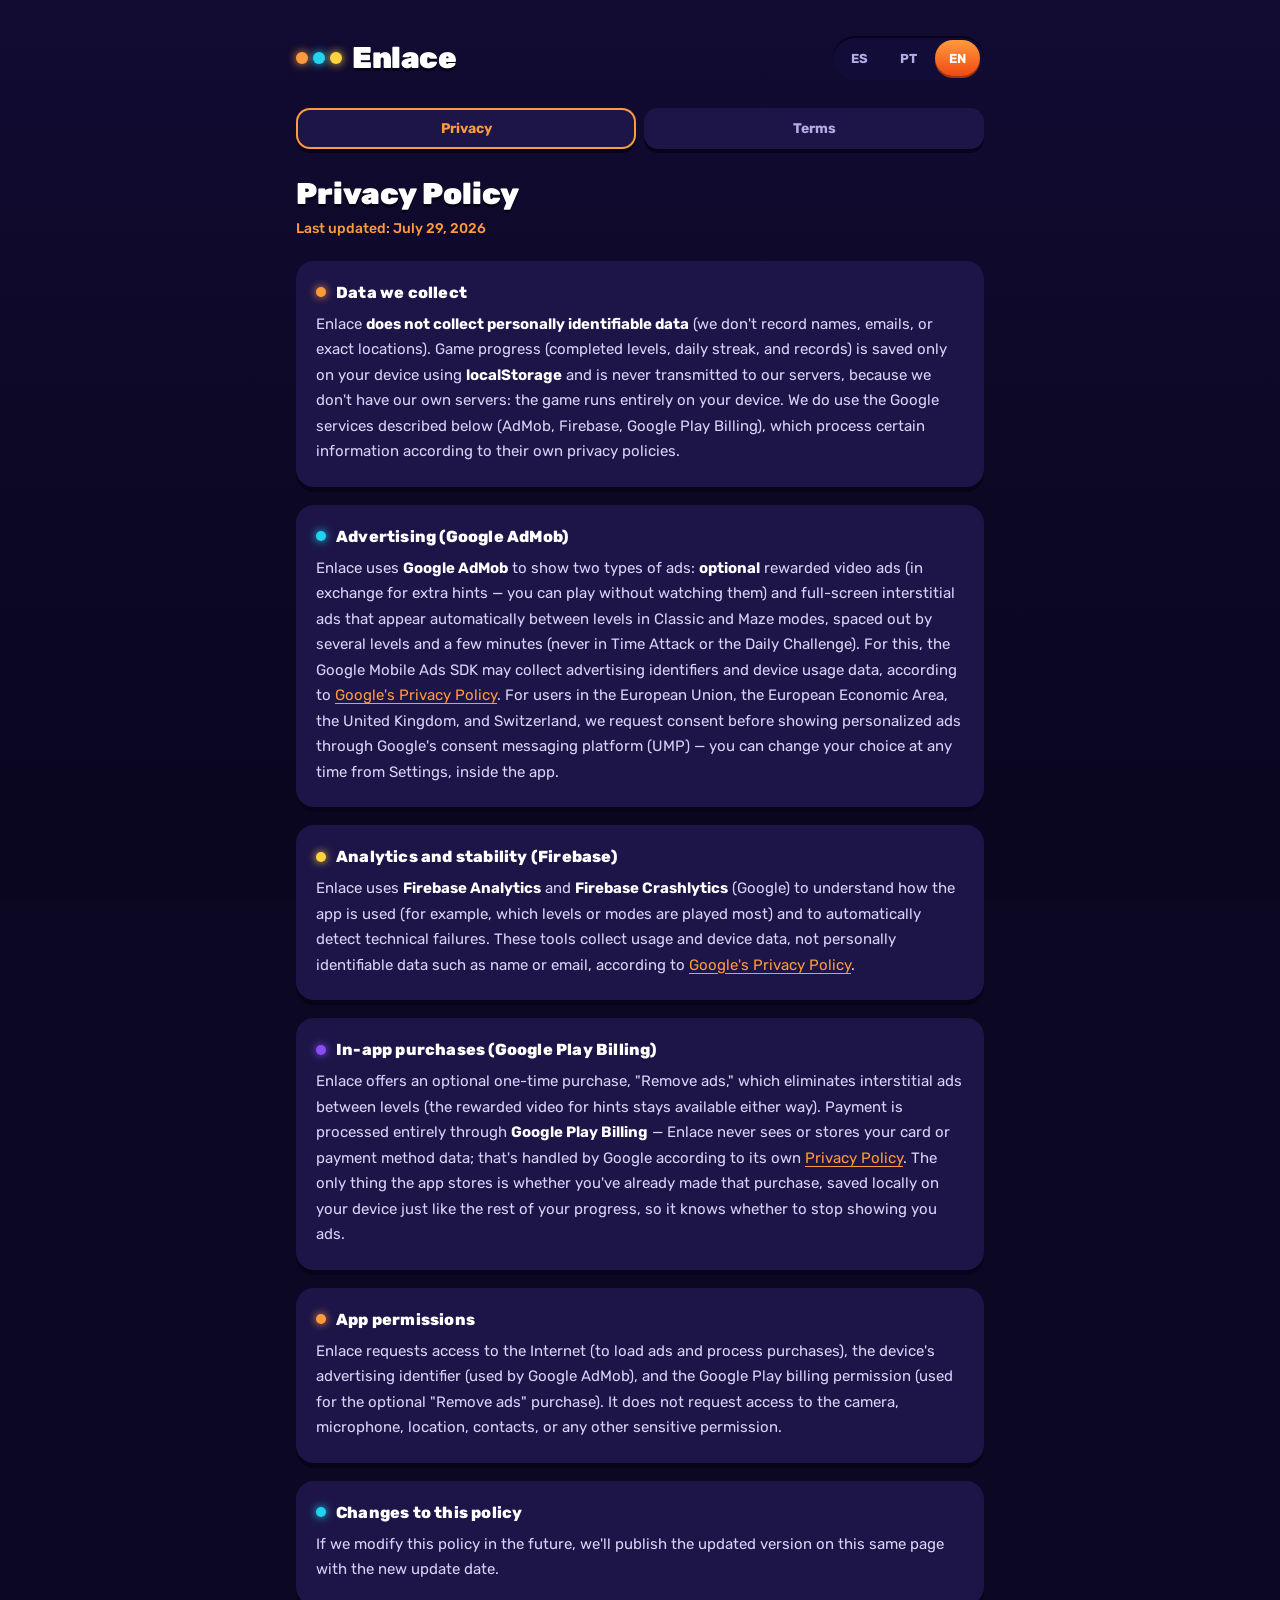
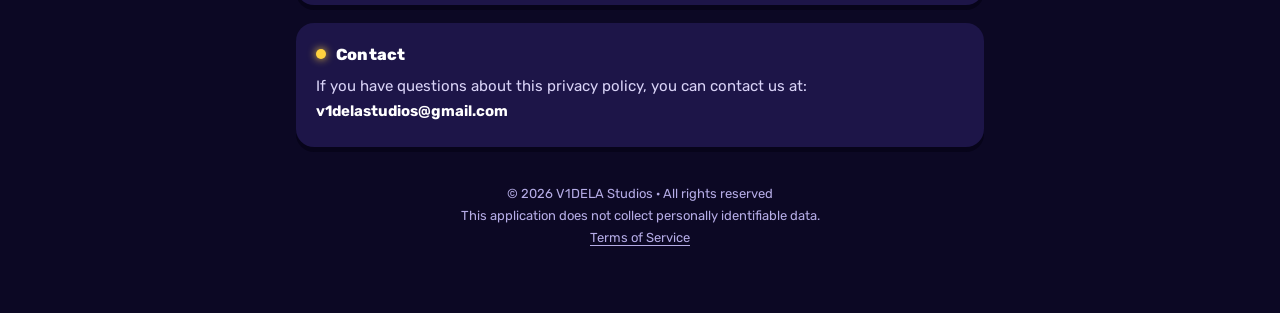
<file: index.html>
<!DOCTYPE html>
<html lang="es">
<head>
<meta charset="UTF-8">
<meta name="viewport" content="width=device-width, initial-scale=1.0, viewport-fit=cover">
<title>Política de Privacidad — Enlace</title>
<meta name="theme-color" content="#120B33">
<link rel="preload" href="fonts/rubik-latin.woff2" as="font" type="font/woff2" crossorigin>
<link rel="stylesheet" href="style.css">
</head>
<body>
<div class="container">

  <div class="top">
    <div class="logo"><span class="logo-puntos"><i></i><i></i><i></i></span>Enlace</div>
    <div class="lang-switch" id="langSwitch">
      <button type="button" data-lang="es">ES</button>
      <button type="button" data-lang="pt">PT</button>
      <button type="button" data-lang="en">EN</button>
    </div>
  </div>

  <nav class="tabs">
    <a href="index.html" data-tab="privacidad" aria-current="page"><span data-t-es>Privacidad</span><span data-t-pt hidden>Privacidade</span><span data-t-en hidden>Privacy</span></a>
    <a href="terminos.html" data-tab="terminos"><span data-t-es>Condiciones</span><span data-t-pt hidden>Termos</span><span data-t-en hidden>Terms</span></a>
  </nav>

  <!-- ES ============================================================ -->
  <div class="policy" data-lang="es">
    <h1>Política de Privacidad</h1>
    <div class="subtitulo">Última actualización: 29 de julio de 2026</div>

    <section>
      <h2>Datos que recopilamos</h2>
      <p>Enlace <strong>no recopila datos personales identificables</strong> (no registramos nombres, correos electrónicos ni ubicaciones exactas). El progreso del juego (niveles completados, racha diaria y récords) se guarda únicamente en tu dispositivo usando <strong>localStorage</strong> y nunca se transmite a nuestros servidores, porque no tenemos servidores propios: el juego funciona enteramente en tu dispositivo. Sí usamos los servicios de Google descriptos abajo (AdMob, Firebase, Google Play Billing), que procesan cierta información según sus propias políticas de privacidad.</p>
    </section>

    <section>
      <h2>Publicidad (Google AdMob)</h2>
      <p>Enlace usa <strong>Google AdMob</strong> para mostrar dos tipos de anuncios: anuncios de video recompensado <strong>opcionales</strong> (a cambio de pistas extra, podés jugar sin verlos) y anuncios intersticiales de pantalla completa que aparecen automáticamente entre niveles de los modos Clásico y Laberinto, espaciados por varios niveles y por algunos minutos (nunca en Contrarreloj ni en el Desafío diario). Para esto, Google Mobile Ads SDK puede recopilar identificadores de publicidad y datos de uso del dispositivo, según la <a href="https://policies.google.com/privacy">Política de Privacidad de Google</a>. Para usuarios de la Unión Europea, el Espacio Económico Europeo, el Reino Unido y Suiza, pedimos consentimiento antes de mostrar anuncios personalizados a través de la plataforma de mensajes de consentimiento de Google (UMP) — podés cambiar tu elección en cualquier momento desde Ajustes, dentro de la app.</p>
    </section>

    <section>
      <h2>Analítica y estabilidad (Firebase)</h2>
      <p>Enlace usa <strong>Firebase Analytics</strong> y <strong>Firebase Crashlytics</strong> (Google) para entender cómo se usa la app (por ejemplo, qué niveles o modos se juegan más) y para detectar fallos técnicos automáticamente. Estas herramientas recopilan datos de uso y del dispositivo, no datos personales identificables como nombre o correo electrónico, según la <a href="https://policies.google.com/privacy">Política de Privacidad de Google</a>.</p>
    </section>

    <section>
      <h2>Compras dentro de la app (Google Play Billing)</h2>
      <p>Enlace ofrece una compra única opcional, "Quitar anuncios", que elimina los anuncios intersticiales entre niveles (el video recompensado para pistas sigue disponible igual). El pago se procesa enteramente a través de <strong>Google Play Billing</strong> — Enlace nunca ve ni almacena datos de tu tarjeta ni de tu método de pago; eso lo maneja Google según su propia <a href="https://policies.google.com/privacy">Política de Privacidad</a>. Lo único que la app guarda es si ya realizaste esa compra, almacenado localmente en tu dispositivo igual que el resto del progreso, para saber si debe dejar de mostrarte anuncios.</p>
    </section>

    <section>
      <h2>Permisos de la aplicación</h2>
      <p>Enlace solicita acceso a Internet (para cargar los anuncios y procesar compras), al identificador de publicidad del dispositivo (usado por Google AdMob) y al permiso de facturación de Google Play (usado para la compra opcional "Quitar anuncios"). No solicita acceso a la cámara, micrófono, ubicación, contactos ni ningún otro permiso sensible.</p>
    </section>

    <section>
      <h2>Cambios a esta política</h2>
      <p>Si en el futuro modificamos esta política, publicaremos la versión actualizada en esta misma página con la nueva fecha de actualización.</p>
    </section>

    <section>
      <h2>Contacto</h2>
      <p>Si tenés preguntas sobre esta política de privacidad, podés contactarnos en: <strong>v1delastudios@gmail.com</strong></p>
    </section>

    <div class="footer-legal">
      © 2026 V1DELA Studios · Todos los derechos reservados<br>
      Esta aplicación no recopila datos personales identificables.<br>
      <a href="terminos.html" data-link-lang>Condiciones del Servicio</a>
    </div>
  </div>

  <!-- PT ============================================================ -->
  <div class="policy" data-lang="pt" hidden>
    <h1>Política de Privacidade</h1>
    <div class="subtitulo">Última atualização: 29 de julho de 2026</div>

    <section>
      <h2>Dados que coletamos</h2>
      <p>O Enlace <strong>não coleta dados pessoais identificáveis</strong> (não registramos nomes, e-mails nem localizações exatas). O progresso do jogo (níveis concluídos, sequência diária e recordes) é salvo apenas no seu dispositivo usando <strong>localStorage</strong> e nunca é transmitido aos nossos servidores, porque não temos servidores próprios: o jogo funciona inteiramente no seu dispositivo. Usamos sim os serviços do Google descritos abaixo (AdMob, Firebase, Google Play Billing), que processam certas informações de acordo com suas próprias políticas de privacidade.</p>
    </section>

    <section>
      <h2>Publicidade (Google AdMob)</h2>
      <p>O Enlace usa o <strong>Google AdMob</strong> para exibir dois tipos de anúncios: anúncios em vídeo recompensado <strong>opcionais</strong> (em troca de dicas extras, você pode jogar sem assisti-los) e anúncios intersticiais em tela cheia que aparecem automaticamente entre níveis dos modos Clássico e Labirinto, espaçados por vários níveis e alguns minutos (nunca no Contrarrelógio nem no Desafio diário). Para isso, o Google Mobile Ads SDK pode coletar identificadores de publicidade e dados de uso do dispositivo, conforme a <a href="https://policies.google.com/privacy">Política de Privacidade do Google</a>. Para usuários da União Europeia, do Espaço Econômico Europeu, do Reino Unido e da Suíça, solicitamos consentimento antes de exibir anúncios personalizados através da plataforma de mensagens de consentimento do Google (UMP) — você pode alterar sua escolha a qualquer momento em Ajustes, dentro do app.</p>
    </section>

    <section>
      <h2>Análise e estabilidade (Firebase)</h2>
      <p>O Enlace usa o <strong>Firebase Analytics</strong> e o <strong>Firebase Crashlytics</strong> (Google) para entender como o app é usado (por exemplo, quais níveis ou modos são mais jogados) e para detectar falhas técnicas automaticamente. Essas ferramentas coletam dados de uso e do dispositivo, não dados pessoais identificáveis como nome ou e-mail, conforme a <a href="https://policies.google.com/privacy">Política de Privacidade do Google</a>.</p>
    </section>

    <section>
      <h2>Compras no aplicativo (Google Play Billing)</h2>
      <p>O Enlace oferece uma compra única opcional, "Remover anúncios", que elimina os anúncios intersticiais entre níveis (o vídeo recompensado para dicas continua disponível normalmente). O pagamento é processado inteiramente através do <strong>Google Play Billing</strong> — o Enlace nunca vê nem armazena dados do seu cartão ou método de pagamento; isso é gerenciado pelo Google conforme sua própria <a href="https://policies.google.com/privacy">Política de Privacidade</a>. A única coisa que o app salva é se você já realizou essa compra, armazenado localmente no seu dispositivo, assim como o resto do progresso, para saber se deve parar de exibir anúncios.</p>
    </section>

    <section>
      <h2>Permissões do aplicativo</h2>
      <p>O Enlace solicita acesso à Internet (para carregar anúncios e processar compras), ao identificador de publicidade do dispositivo (usado pelo Google AdMob) e à permissão de faturamento do Google Play (usada para a compra opcional "Remover anúncios"). Não solicita acesso à câmera, microfone, localização, contatos nem a nenhuma outra permissão sensível.</p>
    </section>

    <section>
      <h2>Alterações nesta política</h2>
      <p>Se no futuro modificarmos esta política, publicaremos a versão atualizada nesta mesma página com a nova data de atualização.</p>
    </section>

    <section>
      <h2>Contato</h2>
      <p>Se você tiver dúvidas sobre esta política de privacidade, pode entrar em contato conosco em: <strong>v1delastudios@gmail.com</strong></p>
    </section>

    <div class="footer-legal">
      © 2026 V1DELA Studios · Todos os direitos reservados<br>
      Este aplicativo não coleta dados pessoais identificáveis.<br>
      <a href="terminos.html" data-link-lang>Termos de Serviço</a>
    </div>
  </div>

  <!-- EN ============================================================ -->
  <div class="policy" data-lang="en" hidden>
    <h1>Privacy Policy</h1>
    <div class="subtitulo">Last updated: July 29, 2026</div>

    <section>
      <h2>Data we collect</h2>
      <p>Enlace <strong>does not collect personally identifiable data</strong> (we don't record names, emails, or exact locations). Game progress (completed levels, daily streak, and records) is saved only on your device using <strong>localStorage</strong> and is never transmitted to our servers, because we don't have our own servers: the game runs entirely on your device. We do use the Google services described below (AdMob, Firebase, Google Play Billing), which process certain information according to their own privacy policies.</p>
    </section>

    <section>
      <h2>Advertising (Google AdMob)</h2>
      <p>Enlace uses <strong>Google AdMob</strong> to show two types of ads: <strong>optional</strong> rewarded video ads (in exchange for extra hints — you can play without watching them) and full-screen interstitial ads that appear automatically between levels in Classic and Maze modes, spaced out by several levels and a few minutes (never in Time Attack or the Daily Challenge). For this, the Google Mobile Ads SDK may collect advertising identifiers and device usage data, according to <a href="https://policies.google.com/privacy">Google's Privacy Policy</a>. For users in the European Union, the European Economic Area, the United Kingdom, and Switzerland, we request consent before showing personalized ads through Google's consent messaging platform (UMP) — you can change your choice at any time from Settings, inside the app.</p>
    </section>

    <section>
      <h2>Analytics and stability (Firebase)</h2>
      <p>Enlace uses <strong>Firebase Analytics</strong> and <strong>Firebase Crashlytics</strong> (Google) to understand how the app is used (for example, which levels or modes are played most) and to automatically detect technical failures. These tools collect usage and device data, not personally identifiable data such as name or email, according to <a href="https://policies.google.com/privacy">Google's Privacy Policy</a>.</p>
    </section>

    <section>
      <h2>In-app purchases (Google Play Billing)</h2>
      <p>Enlace offers an optional one-time purchase, "Remove ads," which eliminates interstitial ads between levels (the rewarded video for hints stays available either way). Payment is processed entirely through <strong>Google Play Billing</strong> — Enlace never sees or stores your card or payment method data; that's handled by Google according to its own <a href="https://policies.google.com/privacy">Privacy Policy</a>. The only thing the app stores is whether you've already made that purchase, saved locally on your device just like the rest of your progress, so it knows whether to stop showing you ads.</p>
    </section>

    <section>
      <h2>App permissions</h2>
      <p>Enlace requests access to the Internet (to load ads and process purchases), the device's advertising identifier (used by Google AdMob), and the Google Play billing permission (used for the optional "Remove ads" purchase). It does not request access to the camera, microphone, location, contacts, or any other sensitive permission.</p>
    </section>

    <section>
      <h2>Changes to this policy</h2>
      <p>If we modify this policy in the future, we'll publish the updated version on this same page with the new update date.</p>
    </section>

    <section>
      <h2>Contact</h2>
      <p>If you have questions about this privacy policy, you can contact us at: <strong>v1delastudios@gmail.com</strong></p>
    </section>

    <div class="footer-legal">
      © 2026 V1DELA Studios · All rights reserved<br>
      This application does not collect personally identifiable data.<br>
      <a href="terminos.html" data-link-lang>Terms of Service</a>
    </div>
  </div>

</div>

<script src="idioma.js"></script>
</body>
</html>
</file>
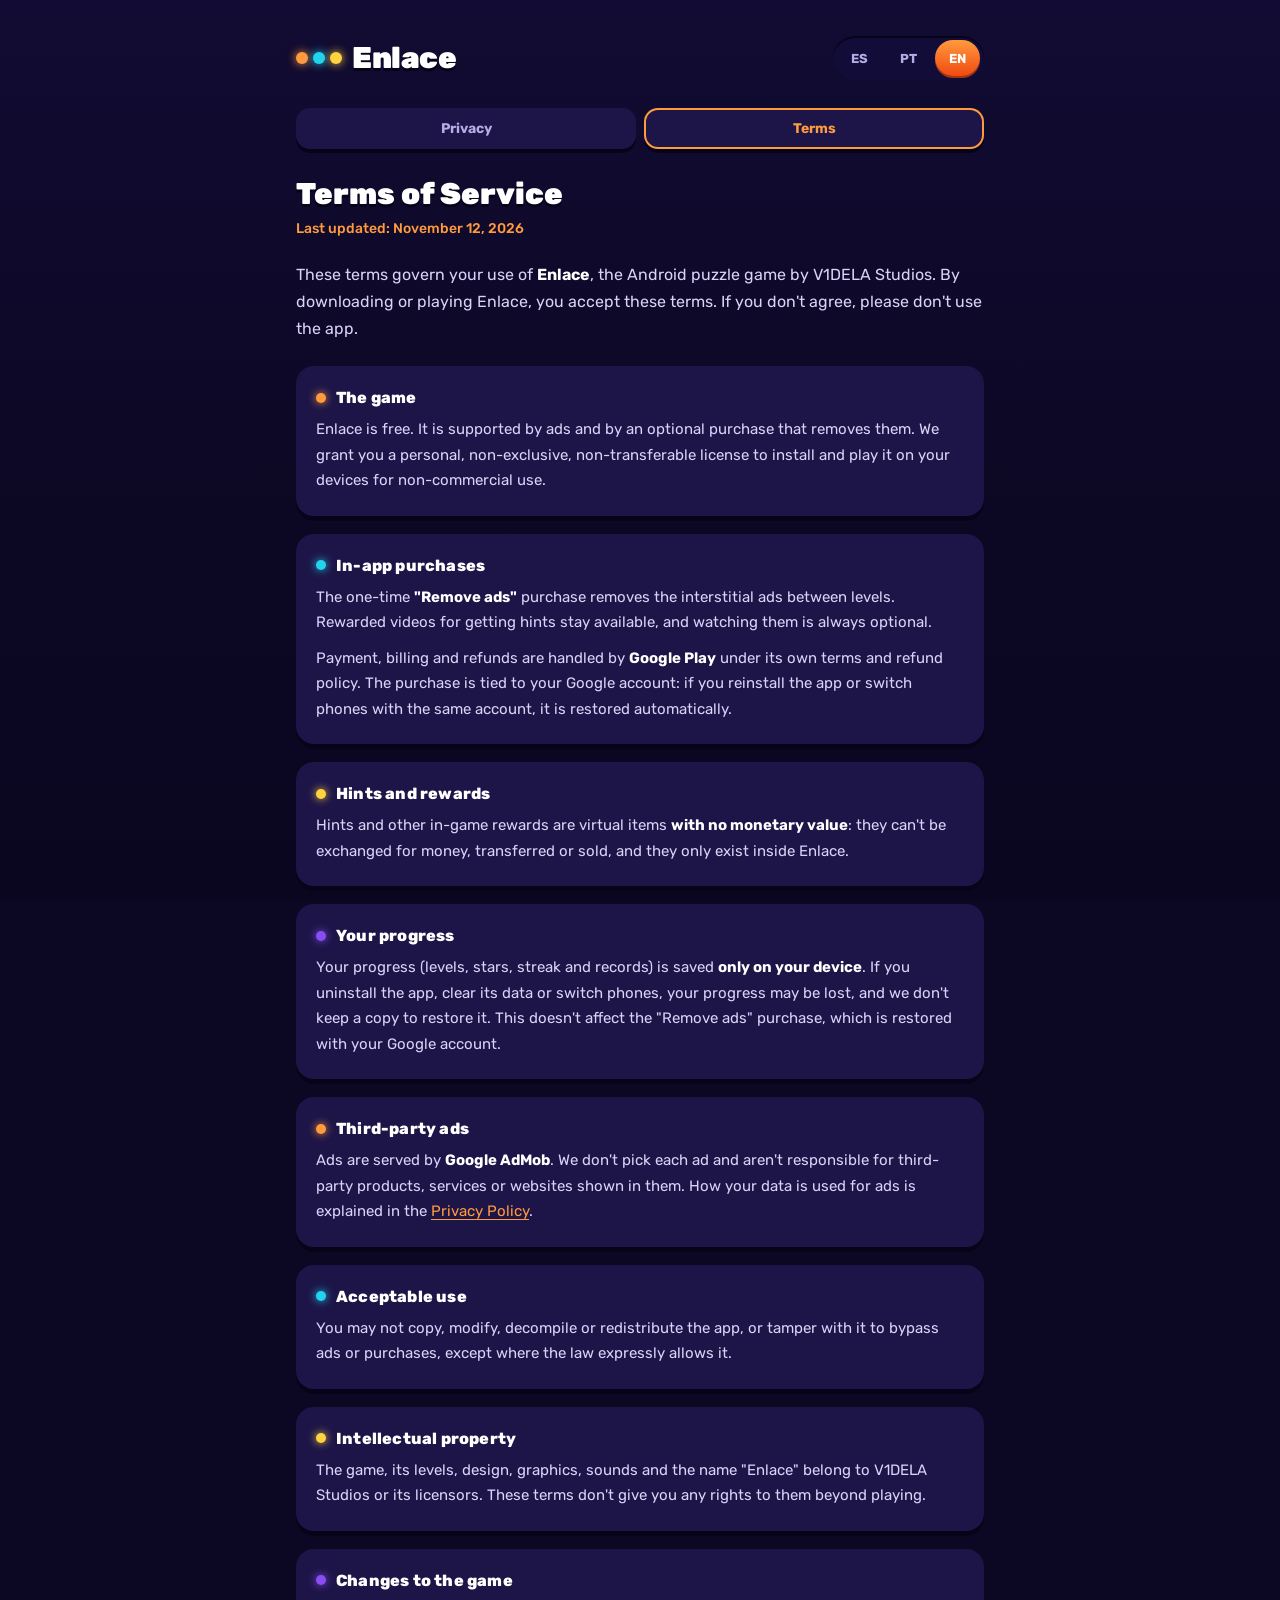
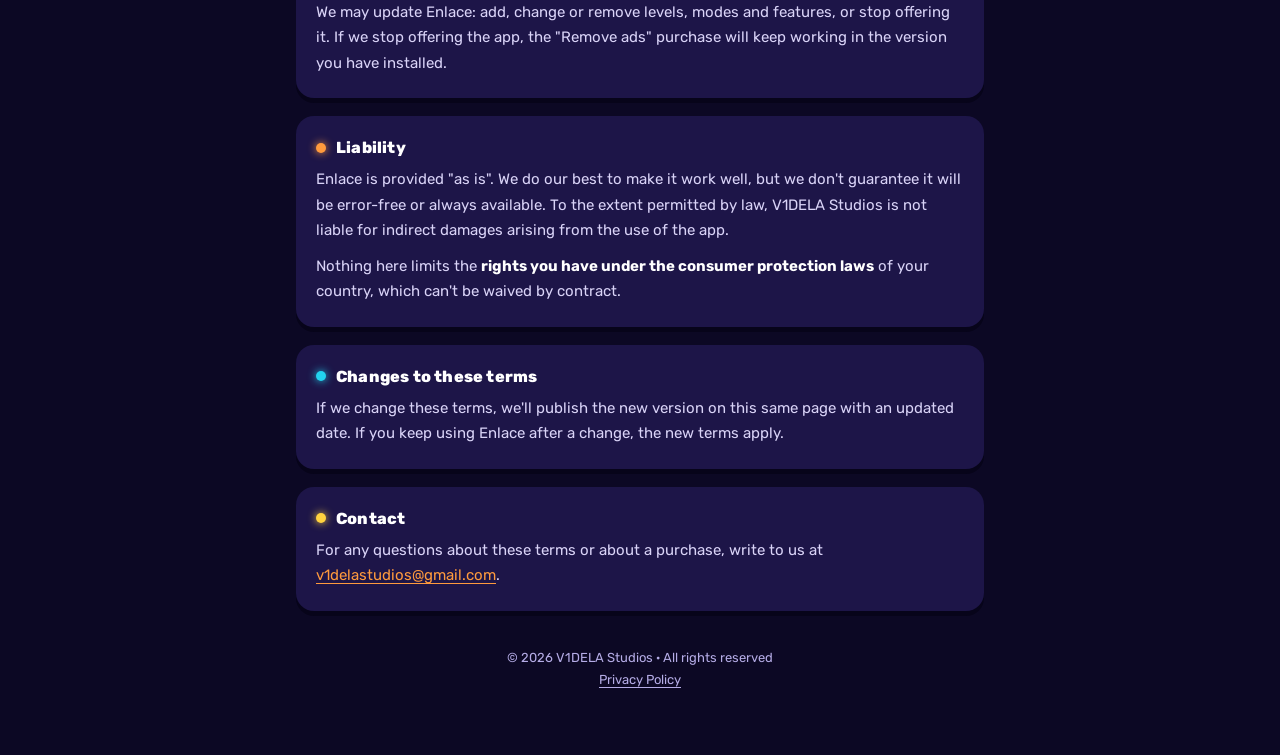
<file: terminos.html>
<!DOCTYPE html>
<html lang="es">
<head>
<meta charset="UTF-8">
<meta name="viewport" content="width=device-width, initial-scale=1.0, viewport-fit=cover">
<meta name="theme-color" content="#120B33">
<title>Condiciones del Servicio — Enlace</title>
<link rel="preload" href="fonts/rubik-latin.woff2" as="font" type="font/woff2" crossorigin>
<link rel="stylesheet" href="style.css">
</head>
<body>
<div class="container">

  <div class="top">
    <div class="logo"><span class="logo-puntos"><i></i><i></i><i></i></span>Enlace</div>
    <div class="lang-switch" id="langSwitch">
      <button type="button" data-lang="es">ES</button>
      <button type="button" data-lang="pt">PT</button>
      <button type="button" data-lang="en">EN</button>
    </div>
  </div>

  <nav class="tabs">
    <a href="index.html" data-tab="privacidad"><span data-t-es>Privacidad</span><span data-t-pt hidden>Privacidade</span><span data-t-en hidden>Privacy</span></a>
    <a href="terminos.html" data-tab="terminos" aria-current="page"><span data-t-es>Condiciones</span><span data-t-pt hidden>Termos</span><span data-t-en hidden>Terms</span></a>
  </nav>

  <!-- ES ============================================================ -->
  <div class="policy" data-lang="es">
    <h1>Condiciones del Servicio</h1>
    <div class="subtitulo">Última actualización: 12 de noviembre de 2026</div>
    <p class="intro">Estas condiciones regulan el uso de <strong>Enlace</strong>, el juego de puzzles para Android de V1DELA Studios. Al descargar o jugar Enlace, aceptás estas condiciones. Si no estás de acuerdo, no uses la app.</p>

    <section>
      <h2>El juego</h2>
      <p>Enlace es gratis. Se financia con anuncios y con una compra opcional para quitarlos. Te damos una licencia personal, no exclusiva e intransferible para instalarlo y jugarlo en tus dispositivos, para uso no comercial.</p>
    </section>

    <section>
      <h2>Compras dentro de la app</h2>
      <p>La compra única <strong>"Quitar anuncios"</strong> elimina los anuncios intersticiales entre niveles. Los videos recompensados para conseguir pistas siguen disponibles, y verlos es siempre opcional.</p>
      <p>El pago, la facturación y los reembolsos los gestiona <strong>Google Play</strong>, según sus propias condiciones y su política de reembolsos. La compra queda asociada a tu cuenta de Google: si reinstalás la app o cambiás de teléfono con la misma cuenta, se restaura sola.</p>
    </section>

    <section>
      <h2>Pistas y recompensas</h2>
      <p>Las pistas y demás recompensas del juego son elementos virtuales <strong>sin valor monetario</strong>: no se pueden cambiar por dinero, transferir ni vender, y existen solo dentro de Enlace.</p>
    </section>

    <section>
      <h2>Tu progreso</h2>
      <p>Tu progreso (niveles, estrellas, racha y récords) se guarda <strong>solo en tu dispositivo</strong>. Si desinstalás la app, borrás sus datos o cambiás de teléfono, el progreso puede perderse, y no tenemos una copia para recuperarlo. Esto no afecta a la compra "Quitar anuncios", que se restaura con tu cuenta de Google.</p>
    </section>

    <section>
      <h2>Publicidad de terceros</h2>
      <p>Los anuncios los muestra <strong>Google AdMob</strong>. No elegimos cada anuncio y no somos responsables de los productos, servicios o sitios de terceros que aparezcan en ellos. Cómo se tratan tus datos para los anuncios se explica en la <a href="index.html" data-link-lang>Política de Privacidad</a>.</p>
    </section>

    <section>
      <h2>Uso aceptable</h2>
      <p>No está permitido copiar, modificar, descompilar o redistribuir la app, ni manipularla para saltear los anuncios o las compras, salvo en lo que la ley lo permita expresamente.</p>
    </section>

    <section>
      <h2>Propiedad intelectual</h2>
      <p>El juego, sus niveles, su diseño, sus gráficos, sus sonidos y el nombre "Enlace" pertenecen a V1DELA Studios o a sus licenciantes. Estas condiciones no te dan ningún derecho sobre ellos más allá de jugar.</p>
    </section>

    <section>
      <h2>Cambios en el juego</h2>
      <p>Podemos actualizar Enlace: agregar, cambiar o quitar niveles, modos y funciones, o dejar de ofrecerlo. Si dejamos de ofrecer la app, la compra "Quitar anuncios" seguirá funcionando en la versión que tengas instalada.</p>
    </section>

    <section>
      <h2>Responsabilidad</h2>
      <p>Enlace se ofrece "tal cual". Hacemos lo posible para que funcione bien, pero no garantizamos que esté libre de errores o disponible sin interrupciones. En la medida en que la ley lo permita, V1DELA Studios no responde por daños indirectos derivados del uso de la app.</p>
      <p>Nada de lo anterior limita los <strong>derechos que te dan las leyes de protección al consumidor</strong> de tu país, que no se pueden renunciar por contrato.</p>
    </section>

    <section>
      <h2>Cambios en estas condiciones</h2>
      <p>Si modificamos estas condiciones, publicaremos la versión nueva en esta misma página con la fecha actualizada. Si seguís usando Enlace después de un cambio, se aplican las condiciones nuevas.</p>
    </section>

    <section>
      <h2>Contacto</h2>
      <p>Para cualquier consulta sobre estas condiciones o sobre una compra, escribinos a <a href="mailto:v1delastudios@gmail.com">v1delastudios@gmail.com</a>.</p>
    </section>

    <div class="footer-legal">
      © 2026 V1DELA Studios · Todos los derechos reservados<br>
      <a href="index.html" data-link-lang>Política de Privacidad</a>
    </div>
  </div>

  <!-- PT ============================================================ -->
  <div class="policy" data-lang="pt" hidden>
    <h1>Termos de Serviço</h1>
    <div class="subtitulo">Última atualização: 12 de novembro de 2026</div>
    <p class="intro">Estes termos regulam o uso do <strong>Enlace</strong>, o jogo de quebra-cabeça para Android da V1DELA Studios. Ao baixar ou jogar o Enlace, você aceita estes termos. Se não concordar, não use o app.</p>

    <section>
      <h2>O jogo</h2>
      <p>O Enlace é gratuito. Ele se mantém com anúncios e com uma compra opcional para removê-los. Concedemos a você uma licença pessoal, não exclusiva e intransferível para instalá-lo e jogá-lo nos seus dispositivos, para uso não comercial.</p>
    </section>

    <section>
      <h2>Compras no aplicativo</h2>
      <p>A compra única <strong>"Remover anúncios"</strong> elimina os anúncios intersticiais entre os níveis. Os vídeos recompensados para conseguir dicas continuam disponíveis, e assisti-los é sempre opcional.</p>
      <p>O pagamento, a cobrança e os reembolsos são gerenciados pelo <strong>Google Play</strong>, de acordo com os termos e a política de reembolso dele. A compra fica vinculada à sua conta do Google: se você reinstalar o app ou trocar de celular com a mesma conta, ela é restaurada automaticamente.</p>
    </section>

    <section>
      <h2>Dicas e recompensas</h2>
      <p>As dicas e demais recompensas do jogo são itens virtuais <strong>sem valor monetário</strong>: não podem ser trocadas por dinheiro, transferidas nem vendidas, e existem apenas dentro do Enlace.</p>
    </section>

    <section>
      <h2>Seu progresso</h2>
      <p>Seu progresso (níveis, estrelas, sequência e recordes) é salvo <strong>apenas no seu dispositivo</strong>. Se você desinstalar o app, apagar os dados dele ou trocar de celular, o progresso pode ser perdido, e não temos uma cópia para recuperá-lo. Isso não afeta a compra "Remover anúncios", que é restaurada com a sua conta do Google.</p>
    </section>

    <section>
      <h2>Publicidade de terceiros</h2>
      <p>Os anúncios são exibidos pelo <strong>Google AdMob</strong>. Não escolhemos cada anúncio e não somos responsáveis pelos produtos, serviços ou sites de terceiros que aparecem neles. O tratamento dos seus dados para anúncios é explicado na <a href="index.html" data-link-lang>Política de Privacidade</a>.</p>
    </section>

    <section>
      <h2>Uso aceitável</h2>
      <p>Não é permitido copiar, modificar, descompilar ou redistribuir o app, nem manipulá-lo para pular os anúncios ou as compras, exceto quando a lei permitir expressamente.</p>
    </section>

    <section>
      <h2>Propriedade intelectual</h2>
      <p>O jogo, seus níveis, design, gráficos, sons e o nome "Enlace" pertencem à V1DELA Studios ou aos seus licenciantes. Estes termos não lhe dão nenhum direito sobre eles além de jogar.</p>
    </section>

    <section>
      <h2>Mudanças no jogo</h2>
      <p>Podemos atualizar o Enlace: adicionar, mudar ou remover níveis, modos e funções, ou deixar de oferecê-lo. Se deixarmos de oferecer o app, a compra "Remover anúncios" continuará funcionando na versão que você tiver instalada.</p>
    </section>

    <section>
      <h2>Responsabilidade</h2>
      <p>O Enlace é oferecido "no estado em que se encontra". Fazemos o possível para que funcione bem, mas não garantimos que esteja livre de erros ou disponível sem interrupções. Na medida permitida pela lei, a V1DELA Studios não responde por danos indiretos decorrentes do uso do app.</p>
      <p>Nada disso limita os <strong>direitos garantidos pelas leis de defesa do consumidor</strong> do seu país, que não podem ser renunciados por contrato.</p>
    </section>

    <section>
      <h2>Mudanças nestes termos</h2>
      <p>Se modificarmos estes termos, publicaremos a nova versão nesta mesma página com a data atualizada. Se você continuar usando o Enlace depois de uma mudança, os novos termos passam a valer.</p>
    </section>

    <section>
      <h2>Contato</h2>
      <p>Para qualquer dúvida sobre estes termos ou sobre uma compra, escreva para <a href="mailto:v1delastudios@gmail.com">v1delastudios@gmail.com</a>.</p>
    </section>

    <div class="footer-legal">
      © 2026 V1DELA Studios · Todos os direitos reservados<br>
      <a href="index.html" data-link-lang>Política de Privacidade</a>
    </div>
  </div>

  <!-- EN ============================================================ -->
  <div class="policy" data-lang="en" hidden>
    <h1>Terms of Service</h1>
    <div class="subtitulo">Last updated: November 12, 2026</div>
    <p class="intro">These terms govern your use of <strong>Enlace</strong>, the Android puzzle game by V1DELA Studios. By downloading or playing Enlace, you accept these terms. If you don't agree, please don't use the app.</p>

    <section>
      <h2>The game</h2>
      <p>Enlace is free. It is supported by ads and by an optional purchase that removes them. We grant you a personal, non-exclusive, non-transferable license to install and play it on your devices for non-commercial use.</p>
    </section>

    <section>
      <h2>In-app purchases</h2>
      <p>The one-time <strong>"Remove ads"</strong> purchase removes the interstitial ads between levels. Rewarded videos for getting hints stay available, and watching them is always optional.</p>
      <p>Payment, billing and refunds are handled by <strong>Google Play</strong> under its own terms and refund policy. The purchase is tied to your Google account: if you reinstall the app or switch phones with the same account, it is restored automatically.</p>
    </section>

    <section>
      <h2>Hints and rewards</h2>
      <p>Hints and other in-game rewards are virtual items <strong>with no monetary value</strong>: they can't be exchanged for money, transferred or sold, and they only exist inside Enlace.</p>
    </section>

    <section>
      <h2>Your progress</h2>
      <p>Your progress (levels, stars, streak and records) is saved <strong>only on your device</strong>. If you uninstall the app, clear its data or switch phones, your progress may be lost, and we don't keep a copy to restore it. This doesn't affect the "Remove ads" purchase, which is restored with your Google account.</p>
    </section>

    <section>
      <h2>Third-party ads</h2>
      <p>Ads are served by <strong>Google AdMob</strong>. We don't pick each ad and aren't responsible for third-party products, services or websites shown in them. How your data is used for ads is explained in the <a href="index.html" data-link-lang>Privacy Policy</a>.</p>
    </section>

    <section>
      <h2>Acceptable use</h2>
      <p>You may not copy, modify, decompile or redistribute the app, or tamper with it to bypass ads or purchases, except where the law expressly allows it.</p>
    </section>

    <section>
      <h2>Intellectual property</h2>
      <p>The game, its levels, design, graphics, sounds and the name "Enlace" belong to V1DELA Studios or its licensors. These terms don't give you any rights to them beyond playing.</p>
    </section>

    <section>
      <h2>Changes to the game</h2>
      <p>We may update Enlace: add, change or remove levels, modes and features, or stop offering it. If we stop offering the app, the "Remove ads" purchase will keep working in the version you have installed.</p>
    </section>

    <section>
      <h2>Liability</h2>
      <p>Enlace is provided "as is". We do our best to make it work well, but we don't guarantee it will be error-free or always available. To the extent permitted by law, V1DELA Studios is not liable for indirect damages arising from the use of the app.</p>
      <p>Nothing here limits the <strong>rights you have under the consumer protection laws</strong> of your country, which can't be waived by contract.</p>
    </section>

    <section>
      <h2>Changes to these terms</h2>
      <p>If we change these terms, we'll publish the new version on this same page with an updated date. If you keep using Enlace after a change, the new terms apply.</p>
    </section>

    <section>
      <h2>Contact</h2>
      <p>For any questions about these terms or about a purchase, write to us at <a href="mailto:v1delastudios@gmail.com">v1delastudios@gmail.com</a>.</p>
    </section>

    <div class="footer-legal">
      © 2026 V1DELA Studios · All rights reserved<br>
      <a href="index.html" data-link-lang>Privacy Policy</a>
    </div>
  </div>

</div>
<script src="idioma.js"></script>
</body>
</html>
</file>
<file: style.css>
/* Páginas legales de Enlace (privacidad y condiciones) — estilo "Neón" de
   la app 1.2.28: fondo azul noche, paneles sólidos con canto, Rubik y el
   naranja de la marca. Mismos tokens que www/css/tokens.css. */

@font-face {
  font-family: 'Rubik';
  src: url('fonts/rubik-latin.woff2') format('woff2');
  font-weight: 300 900;
  font-display: swap;
}

:root {
  --bg: #0C0824;
  --bg-gradient: linear-gradient(180deg, #120B33 0%, #0C0824 55%, #0A0620 100%);
  --panel: #1D1548;
  --canto: #07041A;
  --pozo: #120C38;
  --text: #FFFFFF;
  --text-2: #D9D3F7;
  --text-3: #B5ACE6;
  --accent: #FF9A3D;
  --accent-hover: #FFB56B;
  --cta: linear-gradient(180deg, #FF9A3D 0%, #F04A12 100%);
  --cta-canto: #A3360A;
  --amarillo: #FFD23F;
  --celeste: #22D3EE;
  --violeta: #8A4DF2;
}

*, *::before, *::after { box-sizing: border-box; margin: 0; padding: 0; }

html { background: var(--bg); }
body {
  font-family: 'Rubik', system-ui, -apple-system, 'Segoe UI', sans-serif;
  background: var(--bg-gradient) fixed;
  color: var(--text);
  min-height: 100vh;
  padding: env(safe-area-inset-top, 0) env(safe-area-inset-right, 0) env(safe-area-inset-bottom, 0) env(safe-area-inset-left, 0);
  -webkit-text-size-adjust: 100%;
}

.container {
  max-width: 720px;
  margin: 0 auto;
  padding: 36px 16px 64px;
}

/* ── Encabezado ─────────────────────────────────────────────── */
.top {
  display: flex;
  align-items: center;
  justify-content: space-between;
  gap: 12px;
  flex-wrap: wrap;
  margin-bottom: 28px;
}

.logo {
  display: flex;
  align-items: center;
  gap: 10px;
  font-size: 30px;
  font-weight: 900;
  letter-spacing: -0.5px;
  color: var(--text);
  text-shadow: 0 3px 0 var(--canto);
}
.logo-puntos { display: inline-flex; gap: 5px; }
.logo-puntos i {
  display: block;
  width: 12px; height: 12px;
  border-radius: 50%;
  box-shadow: 0 0 10px currentColor;
}
.logo-puntos i:nth-child(1) { background: var(--accent);  color: var(--accent); }
.logo-puntos i:nth-child(2) { background: var(--celeste); color: var(--celeste); }
.logo-puntos i:nth-child(3) { background: var(--amarillo); color: var(--amarillo); }

.lang-switch {
  display: flex;
  gap: 4px;
  padding: 4px;
  background: var(--pozo);
  border-radius: 999px;
  box-shadow: inset 0 2px 0 var(--canto);
}
.lang-switch button {
  font-family: inherit;
  font-size: 13px;
  font-weight: 700;
  color: var(--text-3);
  background: transparent;
  border: 0;
  border-radius: 999px;
  min-height: 36px;
  padding: 0 14px;
  cursor: pointer;
  transition: color .15s, background .15s;
}
.lang-switch button:hover { color: var(--text); }
.lang-switch button.activo {
  color: #fff;
  background: var(--cta);
  box-shadow: 0 2px 0 var(--cta-canto);
}

/* Pestañas entre las dos páginas */
.tabs {
  display: flex;
  gap: 8px;
  margin-bottom: 28px;
}
.tabs a {
  flex: 1;
  text-align: center;
  font-size: 14px;
  font-weight: 700;
  text-decoration: none;
  color: var(--text-3);
  background: var(--panel);
  border-radius: 14px;
  padding: 12px 10px;
  box-shadow: 0 4px 0 var(--canto);
}
.tabs a:hover { color: var(--text); }
.tabs a[aria-current="page"] {
  color: var(--accent);
  box-shadow: 0 4px 0 var(--canto), inset 0 0 0 2px var(--accent);
}

/* ── Contenido ──────────────────────────────────────────────── */
h1 {
  font-size: 30px;
  font-weight: 900;
  line-height: 1.15;
  color: var(--text);
  text-shadow: 0 3px 0 var(--canto);
  margin-bottom: 8px;
}

.subtitulo {
  font-size: 14px;
  font-weight: 500;
  color: var(--accent);
  margin-bottom: 24px;
}

.intro {
  font-size: 16px;
  line-height: 1.7;
  color: var(--text-2);
  margin-bottom: 24px;
}

section {
  background: var(--panel);
  border-radius: 18px;
  padding: 22px 20px;
  margin-bottom: 18px;
  box-shadow: 0 5px 0 var(--canto);
}

h2 {
  display: flex;
  align-items: center;
  gap: 10px;
  font-size: 16px;
  font-weight: 800;
  color: var(--text);
  margin-bottom: 10px;
  letter-spacing: 0.2px;
}
h2::before {
  content: '';
  flex: none;
  width: 10px; height: 10px;
  border-radius: 50%;
  background: var(--accent);
  box-shadow: 0 0 8px var(--accent);
}
section:nth-of-type(4n+2) h2::before { background: var(--celeste);  box-shadow: 0 0 8px var(--celeste); }
section:nth-of-type(4n+3) h2::before { background: var(--amarillo); box-shadow: 0 0 8px var(--amarillo); }
section:nth-of-type(4n+4) h2::before { background: var(--violeta);  box-shadow: 0 0 8px var(--violeta); }

p, li {
  font-size: 15px;
  line-height: 1.7;
  color: var(--text-2);
}
p + p, p + ul, ul + p { margin-top: 10px; }
ul { padding-left: 20px; }
li + li { margin-top: 4px; }
strong { color: var(--text); font-weight: 700; }

a { color: var(--accent); text-underline-offset: 3px; }
a:hover { color: var(--accent-hover); }

.footer-legal {
  margin-top: 36px;
  font-size: 13px;
  color: var(--text-3);
  text-align: center;
  line-height: 1.7;
}
.footer-legal a { color: var(--text-3); }

@media (max-width: 420px) {
  .container { padding-top: 24px; }
  h1 { font-size: 25px; }
  .logo { font-size: 26px; }
  section { padding: 18px 16px; }
}
</file>
